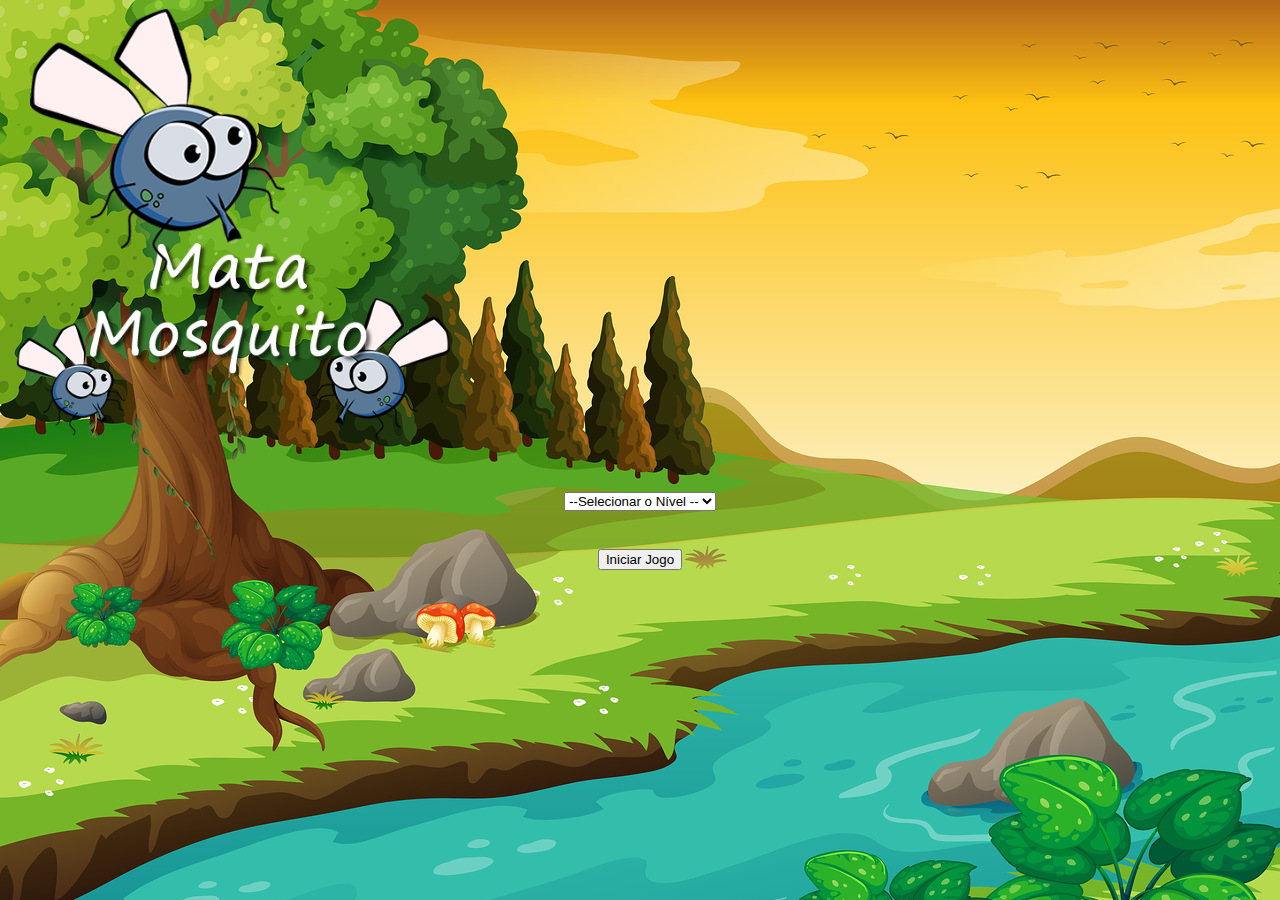
<file: index.html>
<!DOCTYPE html>
<html>
  <head>
    <title></title>
    <meta charset="utf-8" />
    <meta http-equiv="X-UA-Compatible" content="IE=edge" />

    <link
      href="https://cdn.jsdelivr.net/npm/bootstrap@5.1.3/dist/css/bootstrap.min.css"
      rel="stylesheet"
      integrity="sha384-1BmE4kWBq78iYhFldvKuhfTAU6auU8tT94WrHftjDbrCEXSU1oBoqyl2QvZ6jIW3"
      crossorigin="anonymous"
    />
    <link rel="stylesheet" href="./estilo.css" />

    <script>
      function iniciarJogo() {
        var nivel = document.getElementById('nivel').value
        if (nivel === '') {
          alert('Selecione um nível para iniciar o jogo')
          return false
        }

        window.location.href = 'app.html?' + nivel
      }
    </script>
  </head>
  <body>
    <div class="container">
      <div class="row">
        <div class="col">
          <div class="d-flex">
            <img class="tamimg" src="./imagens/game.png" />
          </div>
        </div>
      </div>
      <div class="row">
        <div class="col">
          <div class="d-flex2">
            <div class="mb-2">
              <select class="form-control" id="nivel">
                <option value="">--Selecionar o Nível --</option>
                <option value="facil">fácil</option>
                <option value="normal">Normal</option>
                <option value="dificil">Difícil</option>
                <option value="muitodificil">Muito Difícil</option>
              </select>
            </div>
          </div>
        </div>
      </div>

      <div class="row">
        <div class="col">
          <div class="d-flex2">
            <button
              type="button"
              class="btn btn-danger btn-lg"
              onclick="iniciarJogo()"
            >
              Iniciar Jogo
            </button>
          </div>
        </div>
      </div>
    </div>
  </body>
</html>
</file>
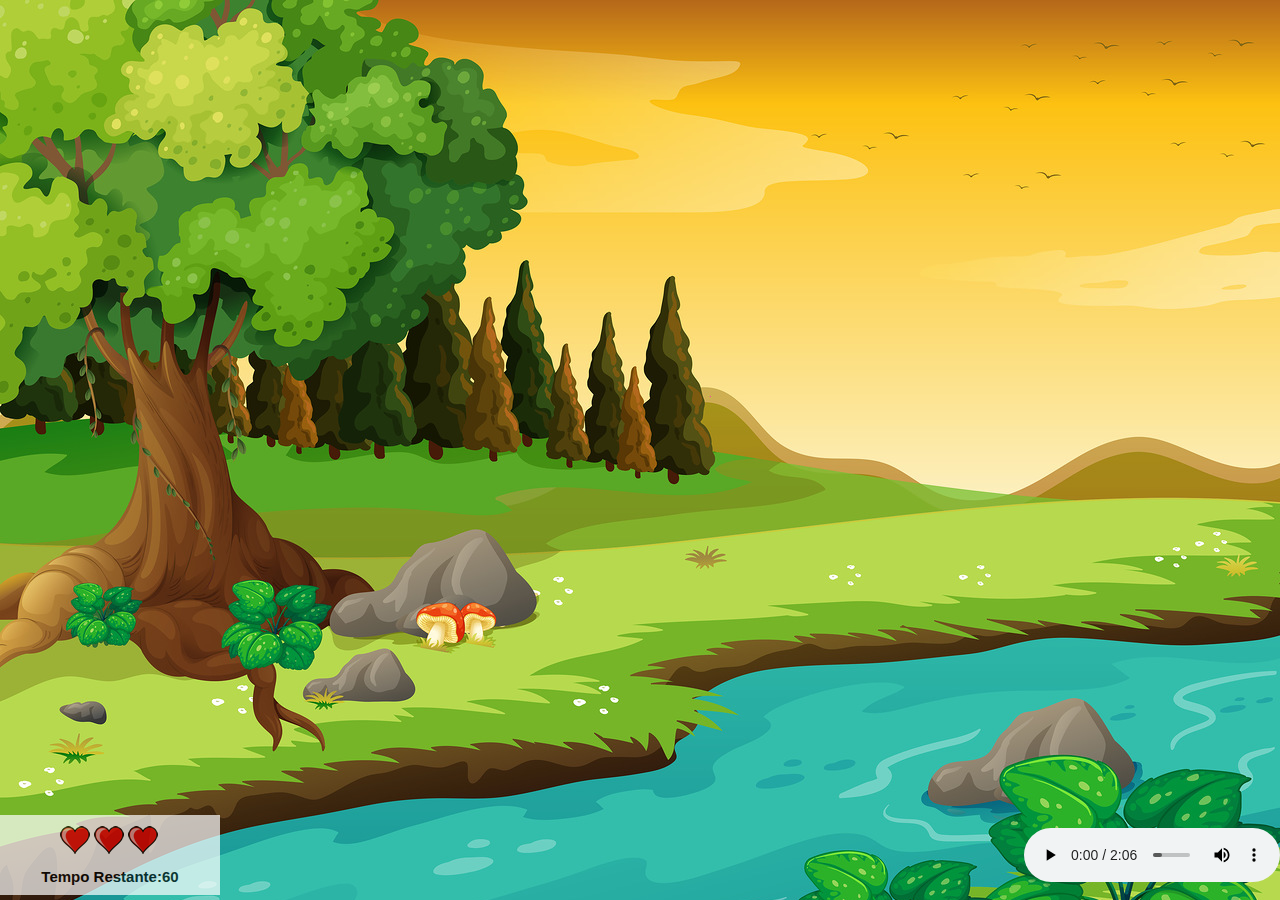
<file: app.html>
<!DOCTYPE html>
<html>
  <head>
    <meta charset="utf-8" />
    <meta http-equiv="X-UA-Compatible" content="IE=edge" />
    <title></title>
    <link rel="stylesheet" href="./estilo.css" />
    <script src="./jogo.js"></script>
  </head>

  <body onresize="ajustaTamanhoPalcojogo()">
    <div class="painel">
      <div class="vida">
        <img id="v1" src="./imagens/coracao_cheio.png" />
        <img id="v2" src="./imagens/coracao_cheio.png" />
        <img id="v3" src="./imagens/coracao_cheio.png" />
      </div>
      <div class="cronometro">
        Tempo Restante: <span id="cronometro"></span>
      </div>
    </div>
    <audio src="audio/esmag1.mp3"></audio>

    <script>
      document.getElementById('cronometro').innerHTML = tempo

      var criaMosquito = setInterval(function () {
        posicaoRandomica()
      }, criaMosquitoTempo)
    </script>

    <audio
      autoplay
      src="./audio/sai-mosquito-desenho-infantil.mp3"
      controls
    ></audio>
  </body>
</html>
</file>
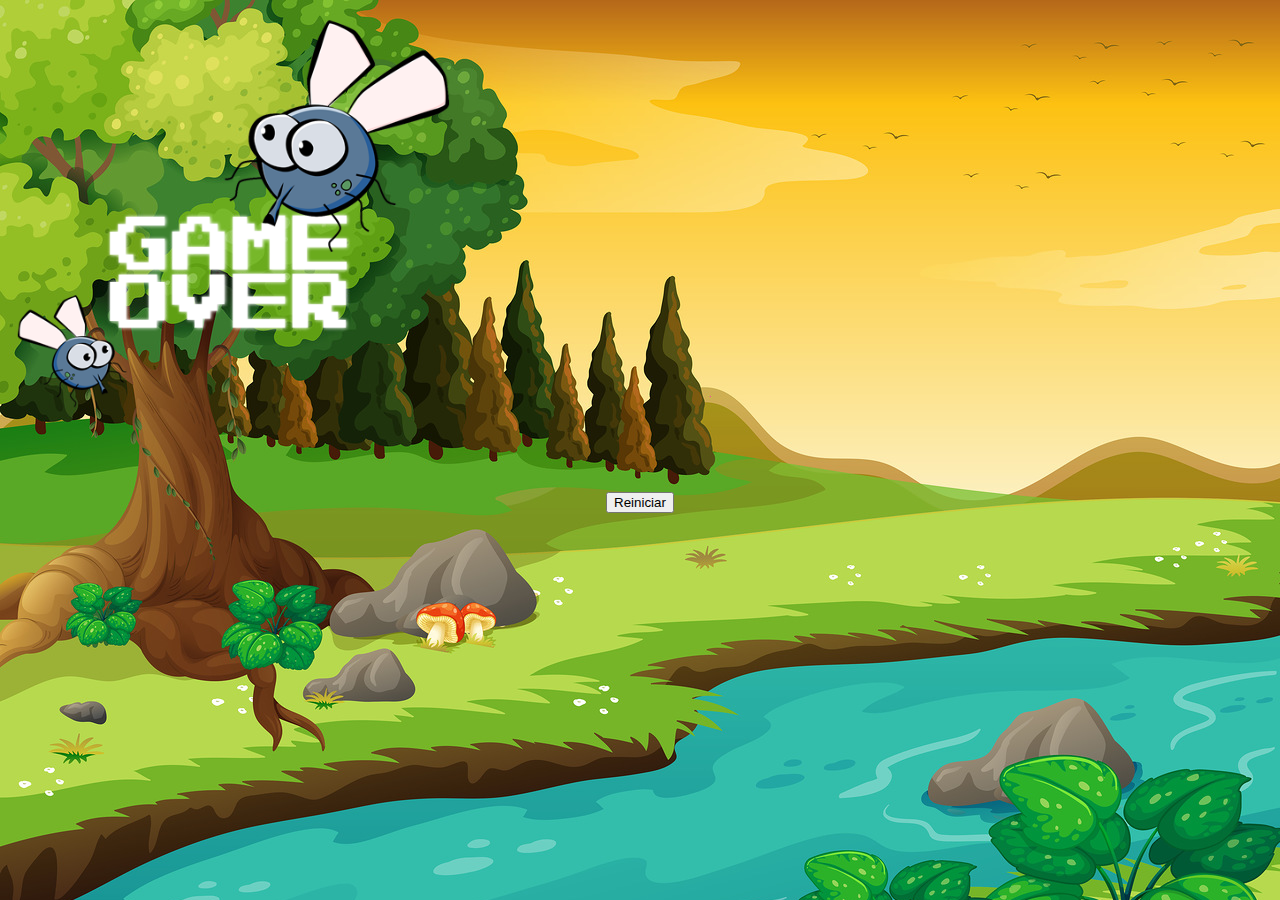
<file: fim_de_jogo.html>
<!DOCTYPE html>
<html>
  <head>
    <meta charset="utf-8" />
    <meta http-equiv="X-UA-Compatible" content="IE=edge" />
    <title></title>
    <link
      href="https://cdn.jsdelivr.net/npm/bootstrap@5.1.3/dist/css/bootstrap.min.css"
      rel="stylesheet"
      integrity="sha384-1BmE4kWBq78iYhFldvKuhfTAU6auU8tT94WrHftjDbrCEXSU1oBoqyl2QvZ6jIW3"
      crossorigin="anonymous"
    />
    <link rel="stylesheet" href="./estilo.css" />
  </head>
  <body>
    <audio autoplay src="audio/perdeu2.mp3"></audio>
    <div class="container">
      <div class="row">
        <div class="col">
          <div class="d-flex justify-content-center">
            <img class="tamimg" src="imagens/game_over.png" />
          </div>
        </div>
      </div>

      <div class="row">
        <div class="col">
          <div class="d-flex3">
            <button
              type="button"
              class="btn btn-dark btn-lg"
              onclick="window.location.href = 'index.html' "
            >
              Reiniciar
            </button>
          </div>
        </div>
      </div>
    </div>
  </body>
</html>
</file>
<file: estilo.css>
audio {
  position: fixed;
  right: 0;
  bottom: 2%;
  width: 30%;
}

html {
  cursor: url(imagens/mata_mosca.png) 15 15, auto;
}

body {
  background-image: url(imagens/bg.jpg);
  background-repeat: no-repeat;
  background-size: 275%;
}
.d-flex {
  justify-content: center;
  margin-top: 0%;
}

.d-flex2 {
  margin-top: 3%;
  justify-content: center;
  display: flex;
  text-size-adjust: 300%;
  flex-direction: column;
}

.d-flex3 {
  margin-top: 3%;
  display: flex;
  justify-content: center;
  text-size-adjust: 500%;
  flex-direction: column;
}

.mosquito1 {
  width: 70px;
  height: 70px;
}
.mosquito2 {
  width: 150px;
  height: 150px;
}
.mosquito3 {
  width: 200px;
  height: 200px;
}

.ladoA {
  transform: scaleX(1);
}
.ladoB {
  transform: scaleX(-1);
}

.painel {
  position: absolute;
  width: 150px;
  padding: 10px;
  left: 0px;
  bottom: 0px;
  border-top: solid 1px #fff;
  background-color: #fff;
  opacity: 0.7;
}

.vida {
  padding-left: 5%;
  margin-bottom: 5%;
  justify-content: center;
}

.cronometro {
  font-family: fantasy;

  font-size: 15px;
  font-weight: bold;
  margin-bottom: 10%;
  justify-content: center;
}

.tamimg {
  width: 200%;
}

@media (min-width: 1024px) {
  head {
    margin: 0;
    padding: 0;
    visibility: initial;
    display: initial;
    opacity: initial;
    flex-direction: initial;
    position: initial;
    font-size: initial;
    transform: initial;
    color: initial;
    font-weight: initial;
    background-color: initial;
    filter: initial;
    justify-content: initial;
    background-size: initial;
    margin-top: initial;
    display: initial;
    text-size-adjust: initial;
  }

  body {
    background-image: url(imagens/bg.jpg);
    background-repeat: no-repeat;
    background-size: 100%;
  }

  audio {
    position: fixed;
    right: 0;
    bottom: 2%;
    width: 20%;
  }

  html {
    cursor: url(imagens/mata_mosca.png) 15 15, auto;
  }

  body {
    background-image: url(imagens/bg.jpg);
    background-repeat: no-repeat;
    background-size: 100%;
  }
  .tamimg {
    width: 35%;
  }

  .d-flex {
    justify-content: center;
    margin-top: 0%;
  }

  .d-flex2 {
    justify-content: center;
    margin-top: 3%;
    text-size-adjust: 200%;
    flex-direction: row;
  }

  .d-flex3 {
    justify-content: center;
    margin-top: 3%;
    flex-direction: row;
    text-size-adjust: 200%;
  }

  .mosquito1 {
    width: 70px;
    height: 70px;
  }
  .mosquito2 {
    width: 150px;
    height: 150px;
  }
  .mosquito3 {
    width: 200px;
    height: 200px;
  }

  .ladoA {
    transform: scaleX(1);
  }
  .ladoB {
    transform: scaleX(-1);
  }

  .painel {
    position: absolute;
    width: 200px;
    padding: 10px;
    left: 0px;
    bottom: 5px;
    border-top: solid 1px #fff;
    background-color: #fff;
    opacity: 0.7;
  }

  .vida {
    padding-left: 25%;
    margin-bottom: 5%;
    justify-content: center;
  }

  .cronometro {
    font-family: 'Franklin Gothic Medium', 'Arial Narrow', Arial, sans-serif;
    display: flex;
    font-size: 15px;
    font-weight: bold;
    margin-bottom: 0%;
    justify-content: center;
  }
}
</file>
